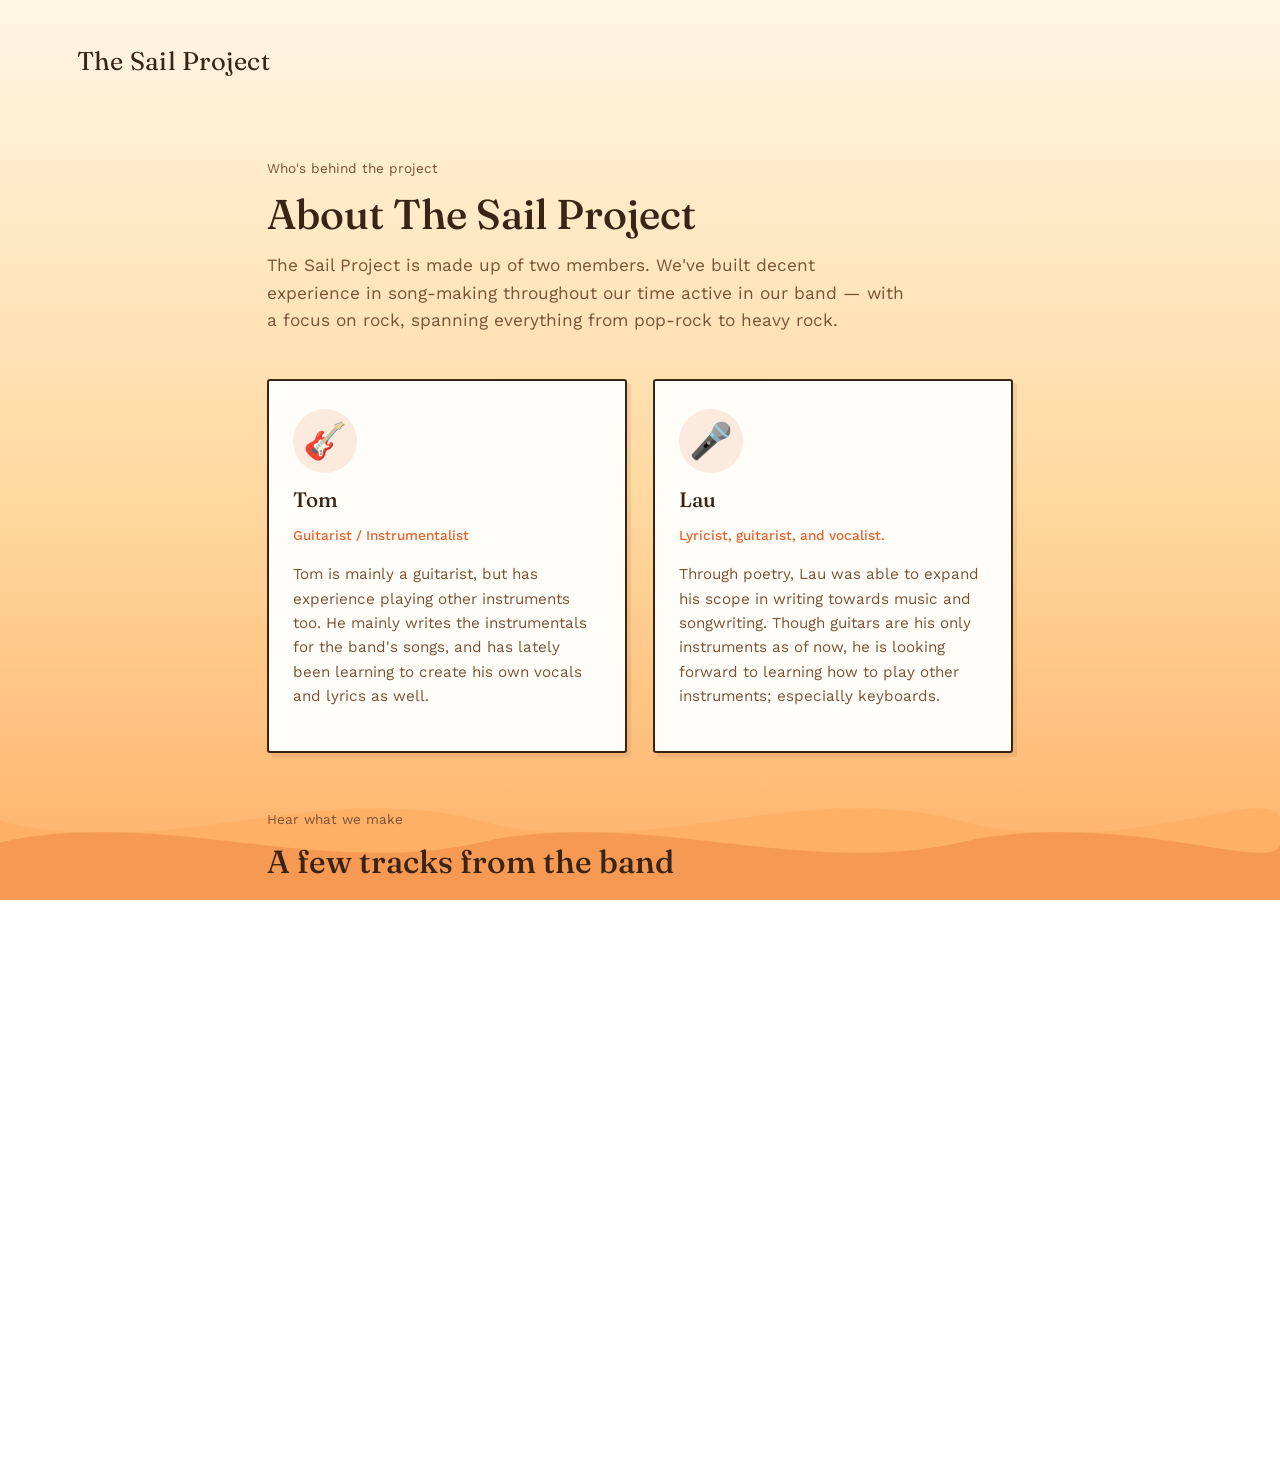
<file: about.html>
<!DOCTYPE html>
<html lang="en">
<head>
<meta charset="UTF-8">
<meta name="viewport" content="width=device-width, initial-scale=1.0">
<title>About — The Sail Project</title>
<link rel="preconnect" href="https://fonts.googleapis.com">
<link href="https://fonts.googleapis.com/css2?family=Fraunces:ital,opsz,wght@0,9..144,400;0,9..144,500;0,9..144,600;1,9..144,400&family=Work+Sans:wght@400;500;600&display=swap" rel="stylesheet">
<link rel="stylesheet" href="mainstyle.css">
<link rel="stylesheet" href="about.css">
</head>
<body class="stage-0">

<div class="backdrop"></div>
<div class="wave-layer">
  <svg viewBox="0 0 1600 200" preserveAspectRatio="none">
    <path class="wave-a" d="M0,90 C200,150 400,30 600,90 C800,150 1000,30 1200,90 C1400,150 1600,30 1600,90 L1600,200 L0,200 Z"></path>
    <path class="wave-b" d="M0,120 C200,70 400,170 600,120 C800,70 1000,170 1200,120 C1400,70 1600,170 1600,120 L1600,200 L0,200 Z"></path>
  </svg>
</div>

<a href="index.html" class="brand-mark brand-link">The Sail Project</a>



<div class="about-stage">

  <div class="about-header">
    <p class="eyebrow">Who's behind the project</p>
    <h1 class="hero about-title">About The Sail Project</h1>
    <p class="lede">
      The Sail Project is made up of two members. We've built decent experience in
      song-making throughout our time active in our band — with a focus on rock,
      spanning everything from pop-rock to heavy rock.
    </p>
  </div>

  <div class="member-grid">

    <!-- Member 1: Tom -->
    <div class="member-card">
      <div class="member-avatar" aria-hidden="true">🎸</div>
      <h2 class="member-name">Tom</h2>
      <p class="member-role">Guitarist / Instrumentalist</p>
      <p class="member-bio">
        Tom is mainly a guitarist, but has experience playing other instruments too.
        He mainly writes the instrumentals for the band's songs, and has lately been
        learning to create his own vocals and lyrics as well.
      </p>
    </div>

    <!-- Member 2 — replace this whole card's contents with your bandmate's info -->
    <div class="member-card">
      <div class="member-avatar" aria-hidden="true">🎤</div>
      <h2 class="member-name">Lau</h2>
      <p class="member-role">
        Lyricist, guitarist, and vocalist.</p>
      <p class="member-bio">
        Through poetry, Lau was able to expand his scope in writing towards music and songwriting. 
        Though guitars are his only instruments as of now, he is looking forward to learning how to play other instruments; especially keyboards.
      </p>
    </div>

  </div>

  <div class="listen-section">
    <p class="eyebrow">Hear what we make</p>
    <h2 class="title">A few tracks from the band</h2>
    <p>Some of our work so far </p>

    <div class="track-grid">
      <!--
        HOW TO ADD A TRACK:
        1. Open the track on soundcloud.com
        2. Click Share → Embed
        3. Copy the <iframe ...></iframe> code SoundCloud gives you
        4. Paste it in place of one of the placeholder iframes below
        (keep the surrounding .track-embed div so the styling still applies)
      -->
      <div class="track-embed">
        <iframe width="100%" height="300" scrolling="no" frameborder="no" allow="autoplay; encrypted-media" src="https://w.soundcloud.com/player/?url=https%3A//api.soundcloud.com/tracks/soundcloud%253Atracks%253A2089395081&color=%23ff5500&auto_play=false&hide_related=false&show_comments=true&show_user=true&show_reposts=false&show_teaser=true&visual=true"></iframe><div style="font-size: 10px; color: #cccccc;line-break: anywhere;word-break: normal;overflow: hidden;white-space: nowrap;text-overflow: ellipsis; font-family: Interstate,Lucida Grande,Lucida Sans Unicode,Lucida Sans,Garuda,Verdana,Tahoma,sans-serif;font-weight: 100;"><a href="https://soundcloud.com/lost-lamb-766368847" title="tomSTL" target="_blank" style="color: #cccccc; text-decoration: none;">tomSTL</a> · <a href="https://soundcloud.com/lost-lamb-766368847/dipatapos-we-were" 
          title="[unfinished first version] We were" target="_blank" style="color: #cccccc; text-decoration: none;">
          [unfinished first version] We were</a></div>
      </div>
      <div class="track-embed">
        <iframe width="100%" height="300" scrolling="no" frameborder="no" allow="autoplay; encrypted-media" src="https://w.soundcloud.com/player/?url=https%3A//api.soundcloud.com/tracks/soundcloud%253Atracks%253A2262886874&color=%23ff5500&auto_play=false&hide_related=false&show_comments=true&show_user=true&show_reposts=false&show_teaser=true&visual=true"></iframe>
        <div style="font-size: 10px; color: #cccccc;line-break: anywhere;word-break: normal;overflow: hidden;white-space: nowrap;text-overflow: ellipsis; font-family: Interstate,Lucida Grande,Lucida Sans Unicode,Lucida Sans,Garuda,Verdana,Tahoma,sans-serif;font-weight: 100;"><a href="https://soundcloud.com/lost-lamb-766368847" title="tomSTL" target="_blank" style="color: #cccccc; text-decoration: none;">tomSTL</a> · <a href="https://soundcloud.com/lost-lamb-766368847/untitled-new-track" title="untitled new track" target="_blank" style="color: #cccccc; text-decoration: none;">untitled new track</a></div>
      </div>
    </div>
  </div>

  <a href="index.html" class="inline-link back-link">← Back</a>

</div>

</body>
</html>
</file>
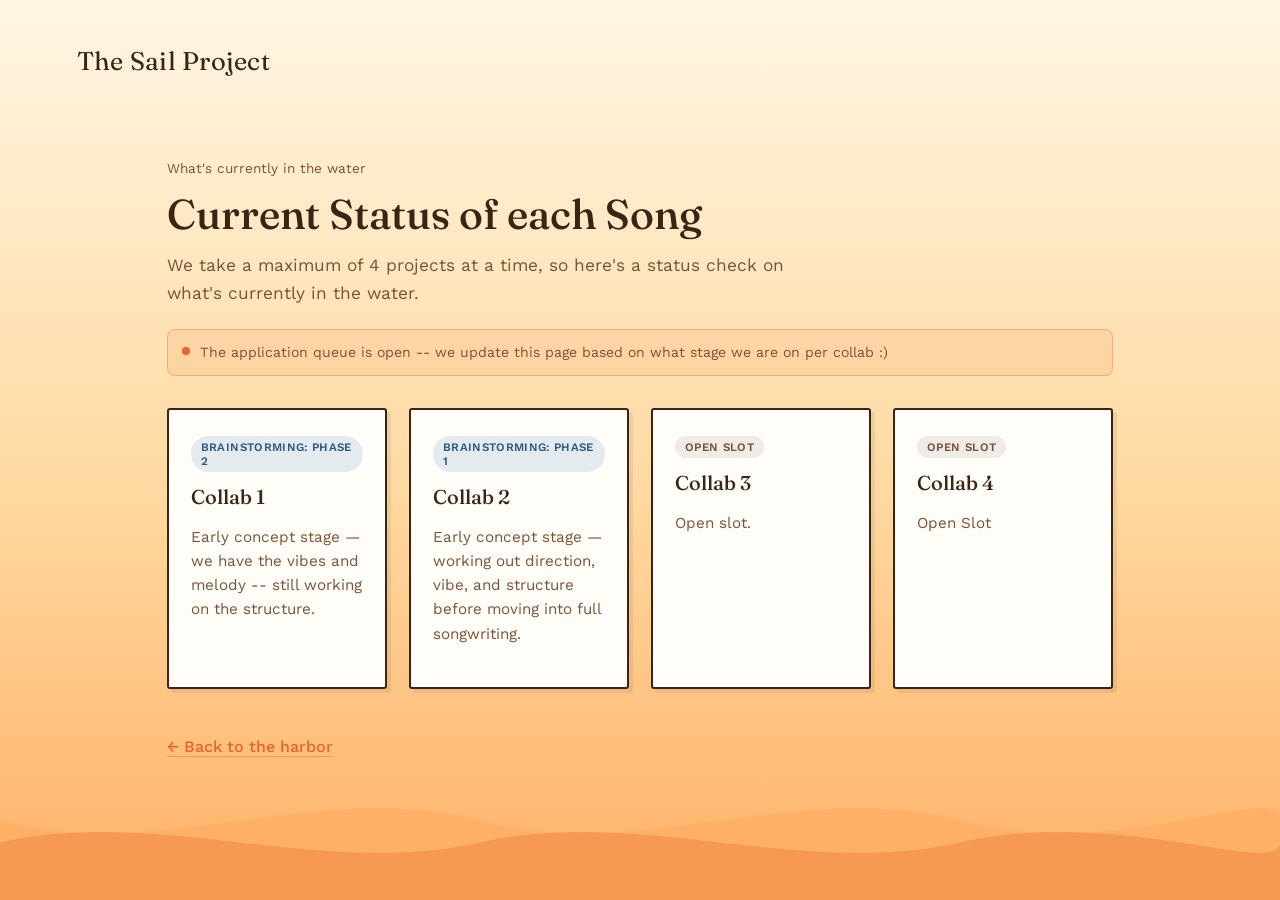
<file: collaborators.html>
<!DOCTYPE html>
<html lang="en">
<head>
<meta charset="UTF-8">
<meta name="viewport" content="width=device-width, initial-scale=1.0">
<title>Current Projects — The Sail Project</title>
<link rel="preconnect" href="https://fonts.googleapis.com">
<link href="https://fonts.googleapis.com/css2?family=Fraunces:ital,opsz,wght@0,9..144,400;0,9..144,500;0,9..144,600;1,9..144,400&family=Work+Sans:wght@400;500;600&display=swap" rel="stylesheet">
<link rel="stylesheet" href="mainstyle.css">
<link rel="stylesheet" href="collaborators.css">
</head>
<body class="stage-0">

<div class="backdrop"></div>
<div class="wave-layer">
  <svg viewBox="0 0 1600 200" preserveAspectRatio="none">
    <path class="wave-a" d="M0,90 C200,150 400,30 600,90 C800,150 1000,30 1200,90 C1400,150 1600,30 1600,90 L1600,200 L0,200 Z"></path>
    <path class="wave-b" d="M0,120 C200,70 400,170 600,120 C800,70 1000,170 1200,120 C1400,70 1600,170 1600,120 L1600,200 L0,200 Z"></path>
  </svg>
</div>

<a href="index.html" class="brand-mark brand-link">The Sail Project</a>

<div class="collab-stage">

  <div class="collab-header">
    <p class="eyebrow">What's currently in the water</p>
    <h1 class="hero collab-title">Current Status of each Song</h1>
    <p class="lede">
      We take a maximum of 4 projects at a time, so here's a status check on what's
      currently in the water.
    </p>
  </div>

  <div class="status-banner">
    <span class="status-dot"></span>
    <span>The application queue is open -- we update this page based on what stage we are on per collab :)</span>
  </div>

  <div class="collab-grid">

    <!-- Collaborator slot 1 — update the status class + text as the project moves along.
         No names or identifying details go here on purpose. -->
    <div class="collab-card">
      <span class="collab-status status-brainstorming">Brainstorming: Phase 2</span>
      <h2 class="collab-name">Collab 1</h2>
      <p class="collab-blurb">
        Early concept stage — we have the vibes and melody -- still working on the structure.
      </p>
    </div>

    <!-- Collaborator slot 2 -->
    <div class="collab-card">
      <span class="collab-status status-brainstorming">Brainstorming: Phase 1</span>
      <h2 class="collab-name">Collab 2</h2>
      <p class="collab-blurb">
        Early concept stage — working out direction, vibe, and structure before
        moving into full songwriting.
      </p>
    </div>

    <!-- Collaborator slot 3 -->
    <div class="collab-card">
      <span class="collab-status status-open">Open Slot</span>
      <h2 class="collab-name">Collab 3</h2>
      <p class="collab-blurb">
        Open slot.
      </p>
    </div>

    <!-- Collaborator slot 4 -->
    <div class="collab-card">
      <span class="collab-status status-open">Open Slot</span>
      <h2 class="collab-name">Collab 4</h2>
      <p class="collab-blurb">
        Open Slot
      </p>
    </div>

  </div>

  <a href="index.html" class="inline-link back-link">← Back to the harbor</a>

</div>

</body>
</html>
</file>
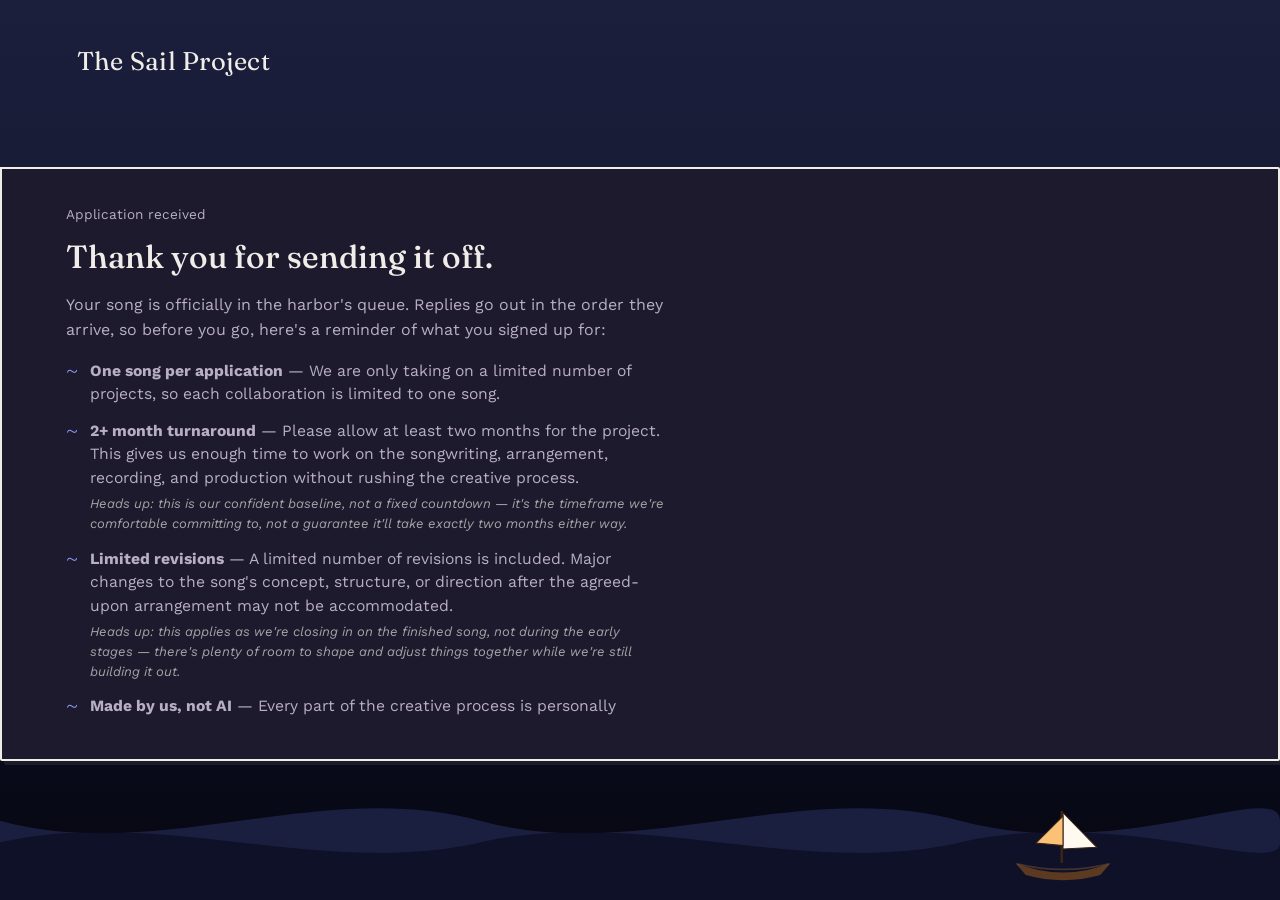
<file: thankyoupage.html>
<!DOCTYPE html>
<html lang="en">
<head>
<meta charset="UTF-8">
<meta name="viewport" content="width=device-width, initial-scale=1.0">
<title>Thank You — The Sail Project</title>
<link rel="preconnect" href="https://fonts.googleapis.com">
<link href="https://fonts.googleapis.com/css2?family=Fraunces:ital,opsz,wght@0,9..144,400;0,9..144,500;0,9..144,600;1,9..144,400&family=Work+Sans:wght@400;500;600&display=swap" rel="stylesheet">
<link rel="stylesheet" href="mainstyle.css">
</head>
<body class="stage-4">

<div class="backdrop"></div>
<div class="wave-layer">
  <svg viewBox="0 0 1600 200" preserveAspectRatio="none">
    <path class="wave-a" d="M0,90 C200,150 400,30 600,90 C800,150 1000,30 1200,90 C1400,150 1600,30 1600,90 L1600,200 L0,200 Z"></path>
    <path class="wave-b" d="M0,120 C200,70 400,170 600,120 C800,70 1000,170 1200,120 C1400,70 1600,170 1600,120 L1600,200 L0,200 Z"></path>
  </svg>
</div>

<div class="brand-mark">The Sail Project</div>

<div class="boat-wrap" style="left:78vw;">
  <svg class="boat-bob" viewBox="0 0 150 110" width="130" height="96" xmlns="http://www.w3.org/2000/svg">
    <path d="M20 78 Q75 100 130 78 L118 92 Q75 104 32 92 Z" fill="#5C3A21"/>
    <rect x="72" y="18" width="3" height="60" fill="#3A2416"/>
    <path d="M75 20 L75 62 L114 60 Z" fill="#FFF9F0" stroke="#3A2416" stroke-width="1.2"/>
    <path d="M75 24 L75 58 L44 55 Z" fill="#FBC177" stroke="#3A2416" stroke-width="1.2"/>
    <path d="M22 79 Q75 92 128 79" stroke="#7A5236" stroke-width="2" fill="none" opacity="0.5"/>
  </svg>
</div>

<div class="stage">
  <div class="box">
    <div class="box-content">
      <div class="page-inner">
        <p class="eyebrow">Application received</p>
        <h2 class="title">Thank you for sending it off.</h2>
        <p>
          Your song is officially in the harbor's queue. Replies go out in the order
          they arrive, so before you go, here's a reminder of what you signed up for:
        </p>

        <ul class="terms"> 
                  
          <li><strong>One song per application</strong> — We are only taking on a limited number of projects, so each collaboration is limited to one song.</li>

          <li><strong>2+ month turnaround</strong> — Please allow at least two months for the project. This gives us enough time to work on the songwriting, arrangement, recording, and production without rushing the creative process.
            <span class="term-note">Heads up: this is our confident baseline, not a fixed countdown — it's the timeframe we're comfortable committing to, not a guarantee it'll take exactly two months either way.</span>
          </li>

          <li><strong>Limited revisions</strong> — A limited number of revisions is included. Major changes to the song's concept, structure, or direction after the agreed-upon arrangement may not be accommodated.
            <span class="term-note">Heads up: this applies as we're closing in on the finished song, not during the early stages — there's plenty of room to shape and adjust things together while we're still building it out.</span>
          </li>
          
          <li><strong>Made by us, not AI</strong> — Every part of the creative process is personally handled by us. We guarantee that no generative AI tools will be used to create the songwriting, performances, or musical content of your song.</li>
          
          <li><strong>No rushed projects</strong> — We are doing this in our free time, so we cannot accommodate urgent deadlines or last-minute requests.</li>
          
          <li><strong>Limited availability</strong> — We will only work with 1–2 selected collaborators at a time. Submitting an application does not guarantee that your project will be accepted.</li>
          
          <li><strong>Style</strong> — Our primary styles are rock (Alt rock, Pop-rock, Hard Rock, Etc.. ). 
            Acoustic-based compositions may also be considered depending on the project.</li> 
        
        </ul>

        <p class="band-tag">
          If you don't get chosen it is not because of the concept but rather our limited time
          and skills to cater multiple collabs — please stay tuned to our next application.
        </p>
      </div>
    </div>
  </div>
</div>

</body>
</html>
</file>
<file: mainstyle.css>
:root{
  --sky-top: #FFE9C7;
  --sky-mid: #FBC177;
  --sky-low: #F2924A;
  --sun-glow: #FFD98A;
  --ink: #3A2416;
  --ink-rgb: 58,36,22;
  --ink-soft: #7A5236;
  --box-line: #3A2416;
  --box-bg: #FFF9F0;
  --accent: #E8622C;
  --accent-rgb: 232,98,44;
  --wave-a: #E8783A;
  --wave-b: #C9531F;
}

/* ---------- Day → Night stage palettes (one per page) ---------- */
body.stage-0{ /* Concept — bright morning */
  --sky-top:#FFF6E4; --sky-mid:#FFD9A0; --sky-low:#FFB067; --sun-glow:#FFF0C4;
  --ink:#3A2416; --ink-rgb:58,36,22; --ink-soft:#7A5236;
  --box-line:#3A2416; --box-bg:#FFFDF8;
  --accent:#E8622C; --accent-rgb:232,98,44;
  --wave-a:#FFB067; --wave-b:#F2924A;
}
body.stage-1{ /* How it works — midday sunset */
  --sky-top:#FFE9C7; --sky-mid:#FBC177; --sky-low:#F2924A; --sun-glow:#FFD98A;
  --ink:#3A2416; --ink-rgb:58,36,22; --ink-soft:#7A5236;
  --box-line:#3A2416; --box-bg:#FFF9F0;
  --accent:#E8622C; --accent-rgb:232,98,44;
  --wave-a:#E8783A; --wave-b:#C9531F;
}
body.stage-2{ /* Terms — late afternoon, deepening */
  --sky-top:#FBC177; --sky-mid:#E8622C; --sky-low:#B23A1E; --sun-glow:#FF8A50;
  --ink:#2E1B10; --ink-rgb:46,27,16; --ink-soft:#6B4530;
  --box-line:#2E1B10; --box-bg:#FFF3E6;
  --accent:#D8481F; --accent-rgb:216,72,31;
  --wave-a:#C9531F; --wave-b:#8F3815;
}
body.stage-3{ /* Application — dusk */
  --sky-top:#6B4A6B; --sky-mid:#40355C; --sky-low:#241A3A; --sun-glow:#FFB088;
  --ink:#F5EDE3; --ink-rgb:245,237,227; --ink-soft:#D8C9C0;
  --box-line:#F5EDE3; --box-bg:#3A2E42;
  --accent:#FF8A5C; --accent-rgb:255,138,92;
  --wave-a:#40355C; --wave-b:#241A3A;
}
body.stage-4{ /* Confirmation — night */
  --sky-top:#1B1F3B; --sky-mid:#12142E; --sky-low:#05060F; --sun-glow:#C9D6FF;
  --ink:#F0EDE8; --ink-rgb:240,237,232; --ink-soft:#B8AFC4;
  --box-line:#F0EDE8; --box-bg:#1E1A2E;
  --accent:#8FA8FF; --accent-rgb:143,168,255;
  --wave-a:#1A1F3F; --wave-b:#0A0C1E;
}

*{box-sizing:border-box;}
html,body{
  margin:0; padding:0; height:100%; overflow:hidden;
  font-family:'Work Sans', sans-serif;
  color:var(--ink);
}
h1,h2,h3{ font-family:'Fraunces', serif; font-weight:500; margin:0; }

/* Smoothly cross-fade every color-bearing element when the stage class changes */
body, .backdrop, .box, .brand-mark, .dot, .box-footer, .band-tag,
h1, h2, h3, p, .eyebrow, .lede, ul.terms li, .checkline, .step-label,
.btn.ghost{
  transition: background-color 0.9s ease, color 0.9s ease,
              border-color 0.9s ease, box-shadow 0.9s ease;
}

/* ---------- Sunset backdrop ---------- */
.backdrop{
  position:fixed; inset:0; z-index:0;
  background: linear-gradient(180deg, var(--sky-top) 0%, var(--sky-mid) 55%, var(--sky-low) 100%);
}
.wave-layer{
  position:fixed; left:0; right:0; bottom:0; height:16%;
  z-index:1; overflow:hidden; pointer-events:none;
}
.wave-layer svg{ position:absolute; bottom:0; width:100%; height:100%; }
.wave-layer svg path{ transition: fill 0.9s ease, opacity 0.9s ease; }
.wave-layer svg path.wave-a{ fill: var(--wave-a); }
.wave-layer svg path.wave-b{ fill: var(--wave-b); opacity:0.7; }

/* ---------- Header ---------- */
.brand-mark{
  position:fixed; top:5vh; left:6vw; z-index:5;
  font-family:'Fraunces', serif; font-size:1.6rem; color:var(--ink);
  letter-spacing:0.01em;
}
.dots{ position:fixed; top:6.5vh; right:6vw; display:flex; gap:8px; z-index:5; }
.dot{ width:7px; height:7px; border-radius:50%; background:rgba(var(--ink-rgb),0.25); transition: background 0.3s ease, transform 0.3s ease; }
.dot.active{ background:var(--ink); transform:scale(1.3); }

/* ---------- Content box ---------- */
.stage{
  position:relative; z-index:2;
  height:100%; width:100%;
  display:flex; align-items:center; justify-content:center;
  padding-top:3vh;
}
.box-wrap{
  display:flex; flex-direction:column;
  width:min(85%);
}
.box{
  position:relative;
  width:100%;
  height:min(66vh, 620px);
  background:var(--box-bg);
  border:2.5px solid var(--box-line);
  border-radius:0 2px 2px 2px;
  box-shadow: 4px 4px 0 rgba(var(--ink-rgb),0.08);
  padding:0 5vw 4vh;
  display:flex; flex-direction:column;
}
.box-content{
  flex:1; overflow-y:auto; padding:22px 6px 0 0;
}
.box-content::-webkit-scrollbar{ width:6px; }
.box-content::-webkit-scrollbar-thumb{ background:rgba(var(--ink-rgb),0.2); border-radius:4px; }

/* ---------- Tab strip (folder tabs, sit above the box) ---------- */
.box-tabs{
  display:flex;
  width:50%;
  max-width:480px;
  align-self:flex-start;
}
.box-tab{
  flex-grow:0.32;
  flex-shrink:1;
  flex-basis:0;
  min-width:38px;
  display:flex; align-items:center; justify-content:center; gap:6px;
  font-family:'Work Sans', sans-serif; font-size:0.83rem; font-weight:500;
  color:var(--ink-soft);
  background:rgba(var(--ink-rgb),0.09);
  border:2.5px solid var(--box-line);
  border-bottom:none;
  border-radius:8px 8px 0 0;
  padding:10px 6px;
  cursor:pointer; white-space:nowrap;
  position:relative;
  margin-right:-2.5px; /* overlap the shared border between tabs */
  overflow:hidden;
  transition: flex-grow 0.38s cubic-bezier(.4,0,.2,1), background 0.2s ease, color 0.2s ease;
}
.box-tab:last-child{ margin-right:0; }
.box-tab:hover{ background:rgba(var(--ink-rgb),0.16); color:var(--ink); }
.box-tab.active{
  flex-grow:3.2;
  background:var(--box-bg);
  color:var(--ink);
  font-weight:600;
  z-index:2;
  margin-bottom:-2.5px; /* pulls the tab down over the box's top border, merging them */
  padding-bottom:calc(10px + 2.5px);
}
.tab-emoji{ font-size:1rem; line-height:1; flex-shrink:0; }
.tab-label{
  display:inline-block; max-width:200px; opacity:1;
  overflow:hidden; white-space:nowrap;
  transition: max-width 0.32s ease, opacity 0.2s ease, margin 0.32s ease;
}
.box-tab:not(.active) .tab-label{
  max-width:0; opacity:0; margin-left:0;
}

.page{ display:none; height:100%; }
.page.active{ display:block; animation: fadeIn 0.35s ease; }
@keyframes fadeIn{ from{opacity:0;} to{opacity:1;} }

.page-inner{ max-width:600px; }
.eyebrow{ font-size:0.85rem; color:var(--ink-soft); margin-bottom:12px; }
h1.hero{ font-size:clamp(1.9rem, 3.4vw, 2.6rem); line-height:1.12; color:var(--ink); }
h2.title{ font-size:clamp(1.5rem, 2.6vw, 2rem); line-height:1.18; color:var(--ink); margin-bottom:16px; }
p{ font-size:1rem; line-height:1.6; color:var(--ink-soft); }
.lede{ font-size:1.08rem; margin-top:14px; color:var(--ink-soft); }
.band-tag{
  display:inline-block; margin-top:20px; font-size:0.9rem; color:var(--accent);
  border-top:1px solid rgba(var(--accent-rgb),0.3); padding-top:10px;
}
.inline-link{
  color:var(--accent); text-decoration:none; font-weight:500;
  border-bottom:1px solid rgba(var(--accent-rgb),0.4);
  transition: border-color 0.2s ease, opacity 0.2s ease;
}
.inline-link:hover{ border-color:var(--accent); opacity:0.85; }

/* ---------- Status banner (queue on hold, etc.) ---------- */
.status-banner{
  display:flex; align-items:flex-start; gap:10px;
  background: rgba(var(--accent-rgb), 0.1);
  border:1px solid rgba(var(--accent-rgb), 0.35);
  border-radius:8px;
  padding:12px 14px;
  font-size:0.88rem; line-height:1.5; color:var(--ink-soft);
  margin-bottom:18px;
}
.status-dot{
  flex-shrink:0; margin-top:5px;
  width:8px; height:8px; border-radius:50%;
  background:var(--accent);
  animation: pulse-dot 1.8s ease-in-out infinite;
}
@keyframes pulse-dot{
  0%,100%{ opacity:1; transform:scale(1); }
  50%{ opacity:0.4; transform:scale(0.8); }
}

ul.terms{ list-style:none; padding:0; margin:16px 0 0; }
ul.terms li{
  position:relative; padding-left:24px; margin-bottom:13px;
  font-size:0.98rem; line-height:1.5; color:var(--ink-soft);
}
ul.terms li::before{
  content:"~"; position:absolute; left:0; top:-2px;
  color:var(--accent); font-size:1.2rem; font-family:'Fraunces',serif;
}
.term-note{
  display:block; margin-top:5px; font-size:0.82rem; font-style:italic;
  color:rgba(var(--ink-rgb),0.65); line-height:1.5;
}

form{ margin-top:18px; display:flex; flex-direction:column; gap:14px; }
.field label{ display:block; font-size:0.88rem; color:var(--ink); margin-bottom:5px; font-weight:500; }
.field input, .field textarea, .field select{
  width:100%; padding:10px 12px; border-radius:6px;
  border:1.5px solid rgba(var(--ink-rgb),0.25);
  background:#fff;
  font-family:'Work Sans', sans-serif; font-size:0.95rem; color:#3A2416;
  outline:none; transition: border-color 0.2s ease;
}
.field input:focus, .field textarea:focus, .field select:focus{ border-color:var(--accent); }
.field textarea{ resize:vertical; min-height:70px; }
.field.invalid input, .field.invalid textarea{
  border-color:var(--accent);
  box-shadow: 0 0 0 3px rgba(var(--accent-rgb),0.18);
  animation: shake-field 0.4s ease;
}
.checkline.invalid{ color:var(--accent); }
@keyframes shake-field{
  0%,100%{ transform:translateX(0); }
  25%{ transform:translateX(-3px); }
  75%{ transform:translateX(3px); }
}
.checkline{ display:flex; align-items:flex-start; gap:9px; font-size:0.9rem; color:var(--ink-soft); }
.checkline input{ margin-top:3px; width:auto; }
.form-error{ color:var(--accent); font-size:0.85rem; margin:2px 0 0; }

/* ---------- Box footer / nav (scoped to box) ---------- */
.box-footer{
  display:flex; justify-content:space-between; align-items:center;
  padding-top:16px; margin-top:10px; border-top:1px solid rgba(var(--ink-rgb),0.15);
}
.step-label{ font-size:0.82rem; color:var(--ink-soft); }
.btn-row{ display:flex; gap:12px; }
.btn{
  font-family:'Work Sans', sans-serif; font-size:0.92rem; font-weight:500;
  padding:9px 22px; border-radius:999px; border:none; cursor:pointer;
  background:var(--ink); color:var(--box-bg); transition: transform 0.15s ease, background 0.2s ease;
}
.btn:hover{ background:var(--accent); transform:translateY(-1px); }
.btn.ghost{ background:transparent; color:var(--ink); border:1.4px solid rgba(var(--ink-rgb),0.3); }
.btn.ghost:hover{ background:rgba(var(--ink-rgb),0.06); }
.btn:disabled{ opacity:0.35; cursor:default; transform:none; }

/* ---------- Boat (bob only, no travel) ---------- */
.boat-wrap{
  position:fixed; bottom:1vh; left:6vw; z-index:3;
  width:130px; height:96px;
  transition: left 1.4s ease, opacity 0.8s ease;
}
.boat-wrap.is-hidden{
  opacity:0; transform:translateY(10px);
  transition: opacity 0.8s ease, transform 0.8s ease;
}
.boat-bob{ animation: bob 3.2s ease-in-out infinite; transform-origin:center; display:block; }
@keyframes bob{
  0%,100%{ transform: translateY(0) rotate(-1.5deg); }
  50%{ transform: translateY(-8px) rotate(1.5deg); }
}

@media (max-width:640px){
  .box-wrap{ width:88vw; }
  .box{ height:72vh; padding:0 6vw 3vh; }
  .brand-mark{ font-size:1.25rem; top:3vh; }
  .boat-wrap{ width:96px; height:70px; left:4vw; }
  .box-tabs{ width:100%; max-width:none; }
  .box-tab{ padding:8px 4px; flex-grow:0.8; min-width:0; }
  .box-tab.active{ flex-grow:1.6; }
  .tab-label{ display:none; }
  .tab-emoji{ font-size:1.15rem; }
}
</file>
<file: about.css>
:root{
  --sky-top: #FFE9C7;
  --sky-mid: #FBC177;
  --sky-low: #F2924A;
  --sun-glow: #FFD98A;
  --ink: #3A2416;
  --ink-rgb: 58,36,22;
  --ink-soft: #7A5236;
  --box-line: #3A2416;
  --box-bg: #FFF9F0;
  --accent: #E8622C;
  --accent-rgb: 232,98,44;
  --wave-a: #E8783A;
  --wave-b: #C9531F;
}

/* ---------- Day → Night stage palettes (one per page) ---------- */
body.stage-0{ /* Concept — bright morning */
  --sky-top:#FFF6E4; --sky-mid:#FFD9A0; --sky-low:#FFB067; --sun-glow:#FFF0C4;
  --ink:#3A2416; --ink-rgb:58,36,22; --ink-soft:#7A5236;
  --box-line:#3A2416; --box-bg:#FFFDF8;
  --accent:#E8622C; --accent-rgb:232,98,44;
  --wave-a:#FFB067; --wave-b:#F2924A;
}
body.stage-1{ /* How it works — midday sunset */
  --sky-top:#FFE9C7; --sky-mid:#FBC177; --sky-low:#F2924A; --sun-glow:#FFD98A;
  --ink:#3A2416; --ink-rgb:58,36,22; --ink-soft:#7A5236;
  --box-line:#3A2416; --box-bg:#FFF9F0;
  --accent:#E8622C; --accent-rgb:232,98,44;
  --wave-a:#E8783A; --wave-b:#C9531F;
}
body.stage-2{ /* Terms — late afternoon, deepening */
  --sky-top:#FBC177; --sky-mid:#E8622C; --sky-low:#B23A1E; --sun-glow:#FF8A50;
  --ink:#2E1B10; --ink-rgb:46,27,16; --ink-soft:#6B4530;
  --box-line:#2E1B10; --box-bg:#FFF3E6;
  --accent:#D8481F; --accent-rgb:216,72,31;
  --wave-a:#C9531F; --wave-b:#8F3815;
}
body.stage-3{ /* Application — dusk */
  --sky-top:#6B4A6B; --sky-mid:#40355C; --sky-low:#241A3A; --sun-glow:#FFB088;
  --ink:#F5EDE3; --ink-rgb:245,237,227; --ink-soft:#D8C9C0;
  --box-line:#F5EDE3; --box-bg:#3A2E42;
  --accent:#FF8A5C; --accent-rgb:255,138,92;
  --wave-a:#40355C; --wave-b:#241A3A;
}
body.stage-4{ /* Confirmation — night */
  --sky-top:#1B1F3B; --sky-mid:#12142E; --sky-low:#05060F; --sun-glow:#C9D6FF;
  --ink:#F0EDE8; --ink-rgb:240,237,232; --ink-soft:#B8AFC4;
  --box-line:#F0EDE8; --box-bg:#1E1A2E;
  --accent:#8FA8FF; --accent-rgb:143,168,255;
  --wave-a:#1A1F3F; --wave-b:#0A0C1E;
}

*{box-sizing:border-box;}
html,body{
  margin:0; padding:0; height:100%; overflow:hidden;
  font-family:'Work Sans', sans-serif;
  color:var(--ink);
}
h1,h2,h3{ font-family:'Fraunces', serif; font-weight:500; margin:0; }

/* Smoothly cross-fade every color-bearing element when the stage class changes */
body, .backdrop, .box, .brand-mark, .dot, .box-footer, .band-tag,
h1, h2, h3, p, .eyebrow, .lede, ul.terms li, .checkline, .step-label,
.btn.ghost{
  transition: background-color 0.9s ease, color 0.9s ease,
              border-color 0.9s ease, box-shadow 0.9s ease;
}

/* ---------- Sunset backdrop ---------- */
.backdrop{
  position:fixed; inset:0; z-index:0;
  background: linear-gradient(180deg, var(--sky-top) 0%, var(--sky-mid) 55%, var(--sky-low) 100%);
}
.wave-layer{
  position:fixed; left:0; right:0; bottom:0; height:16%;
  z-index:1; overflow:hidden; pointer-events:none;
}
.wave-layer svg{ position:absolute; bottom:0; width:100%; height:100%; }
.wave-layer svg path{ transition: fill 0.9s ease, opacity 0.9s ease; }
.wave-layer svg path.wave-a{ fill: var(--wave-a); }
.wave-layer svg path.wave-b{ fill: var(--wave-b); opacity:0.7; }

/* ---------- Header ---------- */
.brand-mark{
  position:fixed; top:5vh; left:6vw; z-index:5;
  font-family:'Fraunces', serif; font-size:1.6rem; color:var(--ink);
  letter-spacing:0.01em;
}
.dots{ position:fixed; top:6.5vh; right:6vw; display:flex; gap:8px; z-index:5; }
.dot{ width:7px; height:7px; border-radius:50%; background:rgba(var(--ink-rgb),0.25); transition: background 0.3s ease, transform 0.3s ease; }
.dot.active{ background:var(--ink); transform:scale(1.3); }

/* ---------- Content box ---------- */
.stage{
  position:relative; z-index:2;
  height:100%; width:100%;
  display:flex; align-items:center; justify-content:center;
  padding-top:6vh;
}
.box{
  position:relative;
  width:min(85%);
  height:min(66vh, 620px);
  background:var(--box-bg);
  border:2.5px solid var(--box-line);
  border-radius:2px;
  box-shadow: 4px 4px 0 rgba(var(--ink-rgb),0.08);
  padding:0 5vw 4vh;
  display:flex; flex-direction:column;
}
.box-content{
  flex:1; overflow-y:auto; padding:22px 6px 0 0;
}
.box-content::-webkit-scrollbar{ width:6px; }
.box-content::-webkit-scrollbar-thumb{ background:rgba(var(--ink-rgb),0.2); border-radius:4px; }

/* ---------- Tab strip (top of box) ---------- */
.box-tabs{
  display:flex; gap:2px;
  flex-shrink:0;
  padding:16px 0 12px;
  margin:0 -1px;
  border-bottom:1px solid rgba(var(--ink-rgb),0.15);
  overflow-x:auto;
  scrollbar-width:none;
}
.box-tabs::-webkit-scrollbar{ display:none; }
.box-tab{
  display:flex; align-items:center; gap:6px;
  flex-shrink:0;
  font-family:'Work Sans', sans-serif; font-size:0.83rem; font-weight:500;
  color:var(--ink-soft);
  background:none; border:none; border-radius:7px;
  padding:7px 12px; cursor:pointer; white-space:nowrap;
  transition: background 0.2s ease, color 0.2s ease;
}
.tab-emoji{ font-size:1rem; line-height:1; }
.box-tab:hover{ background:rgba(var(--ink-rgb),0.07); color:var(--ink); }
.box-tab.active{
  color:var(--ink); background:rgba(var(--accent-rgb),0.14);
}

.page{ display:none; height:100%; }
.page.active{ display:block; animation: fadeIn 0.35s ease; }
@keyframes fadeIn{ from{opacity:0;} to{opacity:1;} }

.page-inner{ max-width:600px; }
.eyebrow{ font-size:0.85rem; color:var(--ink-soft); margin-bottom:12px; }
h1.hero{ font-size:clamp(1.9rem, 3.4vw, 2.6rem); line-height:1.12; color:var(--ink); }
h2.title{ font-size:clamp(1.5rem, 2.6vw, 2rem); line-height:1.18; color:var(--ink); margin-bottom:16px; }
p{ font-size:1rem; line-height:1.6; color:var(--ink-soft); }
.lede{ font-size:1.08rem; margin-top:14px; color:var(--ink-soft); }
.band-tag{
  display:inline-block; margin-top:20px; font-size:0.9rem; color:var(--accent);
  border-top:1px solid rgba(var(--accent-rgb),0.3); padding-top:10px;
}
.inline-link{
  color:var(--accent); text-decoration:none; font-weight:500;
  border-bottom:1px solid rgba(var(--accent-rgb),0.4);
  transition: border-color 0.2s ease, opacity 0.2s ease;
}
.inline-link:hover{ border-color:var(--accent); opacity:0.85; }

/* ---------- Status banner (queue on hold, etc.) ---------- */
.status-banner{
  display:flex; align-items:flex-start; gap:10px;
  background: rgba(var(--accent-rgb), 0.1);
  border:1px solid rgba(var(--accent-rgb), 0.35);
  border-radius:8px;
  padding:12px 14px;
  font-size:0.88rem; line-height:1.5; color:var(--ink-soft);
  margin-bottom:18px;
}
.status-dot{
  flex-shrink:0; margin-top:5px;
  width:8px; height:8px; border-radius:50%;
  background:var(--accent);
  animation: pulse-dot 1.8s ease-in-out infinite;
}
@keyframes pulse-dot{
  0%,100%{ opacity:1; transform:scale(1); }
  50%{ opacity:0.4; transform:scale(0.8); }
}

ul.terms{ list-style:none; padding:0; margin:16px 0 0; }
ul.terms li{
  position:relative; padding-left:24px; margin-bottom:13px;
  font-size:0.98rem; line-height:1.5; color:var(--ink-soft);
}
ul.terms li::before{
  content:"~"; position:absolute; left:0; top:-2px;
  color:var(--accent); font-size:1.2rem; font-family:'Fraunces',serif;
}
.term-note{
  display:block; margin-top:5px; font-size:0.82rem; font-style:italic;
  color:rgba(var(--ink-rgb),0.65); line-height:1.5;
}

form{ margin-top:18px; display:flex; flex-direction:column; gap:14px; }
.field label{ display:block; font-size:0.88rem; color:var(--ink); margin-bottom:5px; font-weight:500; }
.field input, .field textarea, .field select{
  width:100%; padding:10px 12px; border-radius:6px;
  border:1.5px solid rgba(var(--ink-rgb),0.25);
  background:#fff;
  font-family:'Work Sans', sans-serif; font-size:0.95rem; color:#3A2416;
  outline:none; transition: border-color 0.2s ease;
}
.field input:focus, .field textarea:focus, .field select:focus{ border-color:var(--accent); }
.field textarea{ resize:vertical; min-height:70px; }
.checkline{ display:flex; align-items:flex-start; gap:9px; font-size:0.9rem; color:var(--ink-soft); }
.checkline input{ margin-top:3px; width:auto; }
.form-error{ color:var(--accent); font-size:0.85rem; margin:2px 0 0; }

/* ---------- Box footer / nav (scoped to box) ---------- */
.box-footer{
  display:flex; justify-content:space-between; align-items:center;
  padding-top:16px; margin-top:10px; border-top:1px solid rgba(var(--ink-rgb),0.15);
}
.step-label{ font-size:0.82rem; color:var(--ink-soft); }
.btn-row{ display:flex; gap:12px; }
.btn{
  font-family:'Work Sans', sans-serif; font-size:0.92rem; font-weight:500;
  padding:9px 22px; border-radius:999px; border:none; cursor:pointer;
  background:var(--ink); color:var(--box-bg); transition: transform 0.15s ease, background 0.2s ease;
}
.btn:hover{ background:var(--accent); transform:translateY(-1px); }
.btn.ghost{ background:transparent; color:var(--ink); border:1.4px solid rgba(var(--ink-rgb),0.3); }
.btn.ghost:hover{ background:rgba(var(--ink-rgb),0.06); }
.btn:disabled{ opacity:0.35; cursor:default; transform:none; }

/* ---------- Boat (bob only, no travel) ---------- */
.boat-wrap{
  position:fixed; bottom:1vh; left:6vw; z-index:3;
  width:130px; height:96px;
  transition: left 1.4s ease, opacity 0.8s ease;
}
.boat-wrap.is-hidden{
  opacity:0; transform:translateY(10px);
  transition: opacity 0.8s ease, transform 0.8s ease;
}
.boat-bob{ animation: bob 3.2s ease-in-out infinite; transform-origin:center; display:block; }
@keyframes bob{
  0%,100%{ transform: translateY(0) rotate(-1.5deg); }
  50%{ transform: translateY(-8px) rotate(1.5deg); }
}

@media (max-width:640px){
  .box{ width:88vw; height:72vh; padding:0 6vw 3vh; }
  .brand-mark{ font-size:1.25rem; top:3vh; }
  .boat-wrap{ width:96px; height:70px; left:4vw; }
  .box-tabs{ padding:12px 0 10px; }
  .box-tab{ padding:6px 9px; }
  .tab-label{ display:none; }
  .tab-emoji{ font-size:1.15rem; }
}

/* ==========================================================================
   About page specific styles (these got lost when this file was accidentally
   overwritten with mainstyle.css — re-added here)
   ========================================================================== */

/* Override the shared hidden-overflow rule above — the About page's content
   is taller than one screen, so it needs to actually scroll. */
body{ overflow-y:auto; overflow-x:hidden; }

.brand-link{ text-decoration:none; }

.about-stage{
  position:relative; z-index:2;
  max-width:900px;
  margin:0 auto;
  padding:16vh 6vw 14vh;
}

.about-header{ max-width:640px; margin-bottom:44px; }
.about-title{ margin-top:6px; margin-bottom:14px; }

/* ---------- Member cards ---------- */
.member-grid{
  display:grid;
  grid-template-columns: repeat(auto-fit, minmax(260px, 1fr));
  gap:26px;
  margin-bottom:56px;
}

.member-card{
  background:var(--box-bg);
  border:2px solid var(--box-line);
  border-radius:3px;
  padding:28px 24px;
  box-shadow: 4px 4px 0 rgba(var(--ink-rgb),0.08);
}

.member-card-placeholder{
  opacity:0.75;
  border-style:dashed;
}

.member-avatar{
  font-size:2.2rem;
  width:64px; height:64px;
  display:flex; align-items:center; justify-content:center;
  background: rgba(var(--accent-rgb), 0.12);
  border-radius:50%;
  margin-bottom:14px;
}

.member-name{ font-size:1.3rem; color:var(--ink); margin-bottom:2px; }
.member-role{
  font-size:0.85rem; color:var(--accent); font-weight:500;
  margin-bottom:12px;
}
.member-bio{ font-size:0.95rem; line-height:1.6; color:var(--ink-soft); }

/* ---------- Listen section ---------- */
.listen-section{ margin-bottom:40px; }

.track-grid{
  display:grid;
  grid-template-columns: repeat(auto-fit, minmax(280px, 1fr));
  gap:20px;
  margin-top:20px;
}

.track-embed{
  background:var(--box-bg);
  border:1.5px solid rgba(var(--ink-rgb),0.2);
  border-radius:6px;
  padding:8px;
  box-shadow: 2px 3px 0 rgba(var(--ink-rgb),0.06);
}
.track-embed iframe{ display:block; border-radius:3px; }

.back-link{ display:inline-block; margin-top:10px; }

@media (max-width:640px){
  .about-stage{ padding:14vh 6vw 10vh; }
  .member-grid{ grid-template-columns: 1fr; }
}
</file>
<file: collaborators.css>
/* ---------- Current Collaborators page ---------- */

body{ overflow-y:auto; overflow-x:hidden; }

.brand-link{ text-decoration:none; }

.collab-stage{
  position:relative; z-index:2;
  max-width:1100px;
  margin:0 auto;
  padding:16vh 6vw 14vh;
}

.collab-header{ max-width:640px; margin-bottom:22px; }
.collab-title{ margin-top:6px; margin-bottom:14px; }

.collab-grid{
  display:grid;
  grid-template-columns: repeat(auto-fit, minmax(220px, 1fr));
  gap:22px;
  margin:32px 0 48px;
}

.collab-card{
  background:var(--box-bg);
  border:2px solid var(--box-line);
  border-radius:3px;
  padding:26px 22px;
  box-shadow: 4px 4px 0 rgba(var(--ink-rgb),0.08);
}

.collab-card-placeholder{ opacity:0.7; border-style:dashed; }

.collab-status{
  display:inline-block;
  font-size:0.72rem; text-transform:uppercase; letter-spacing:0.03em;
  padding:4px 10px; border-radius:999px; margin-bottom:12px;
  font-weight:600;
}
.status-brainstorming{ background:rgba(78,127,178,0.15); color:#2E5A85; }
.status-writing{ background:rgba(216,72,31,0.15); color:#B23A1E; }
.status-arranging{ background:rgba(143,90,20,0.15); color:#8F5A14; }
.status-recording{ background:rgba(63,143,110,0.15); color:#276B4E; }
.status-mixing{ background:rgba(150,90,180,0.15); color:#7A4A94; }
.status-none{ background:rgba(var(--ink-rgb),0.06); color:var(--ink-soft); }
.status-open{ background:rgba(var(--ink-rgb),0.08); color:var(--ink-soft); }

.collab-name{ font-size:1.25rem; color:var(--ink); margin-bottom:10px; }
.collab-blurb{ font-size:0.95rem; line-height:1.6; color:var(--ink-soft); }

.back-link{ display:inline-block; }

@media (max-width:640px){
  .collab-stage{ padding:14vh 6vw 10vh; }
  .collab-grid{ grid-template-columns: 1fr; }
}
</file>
